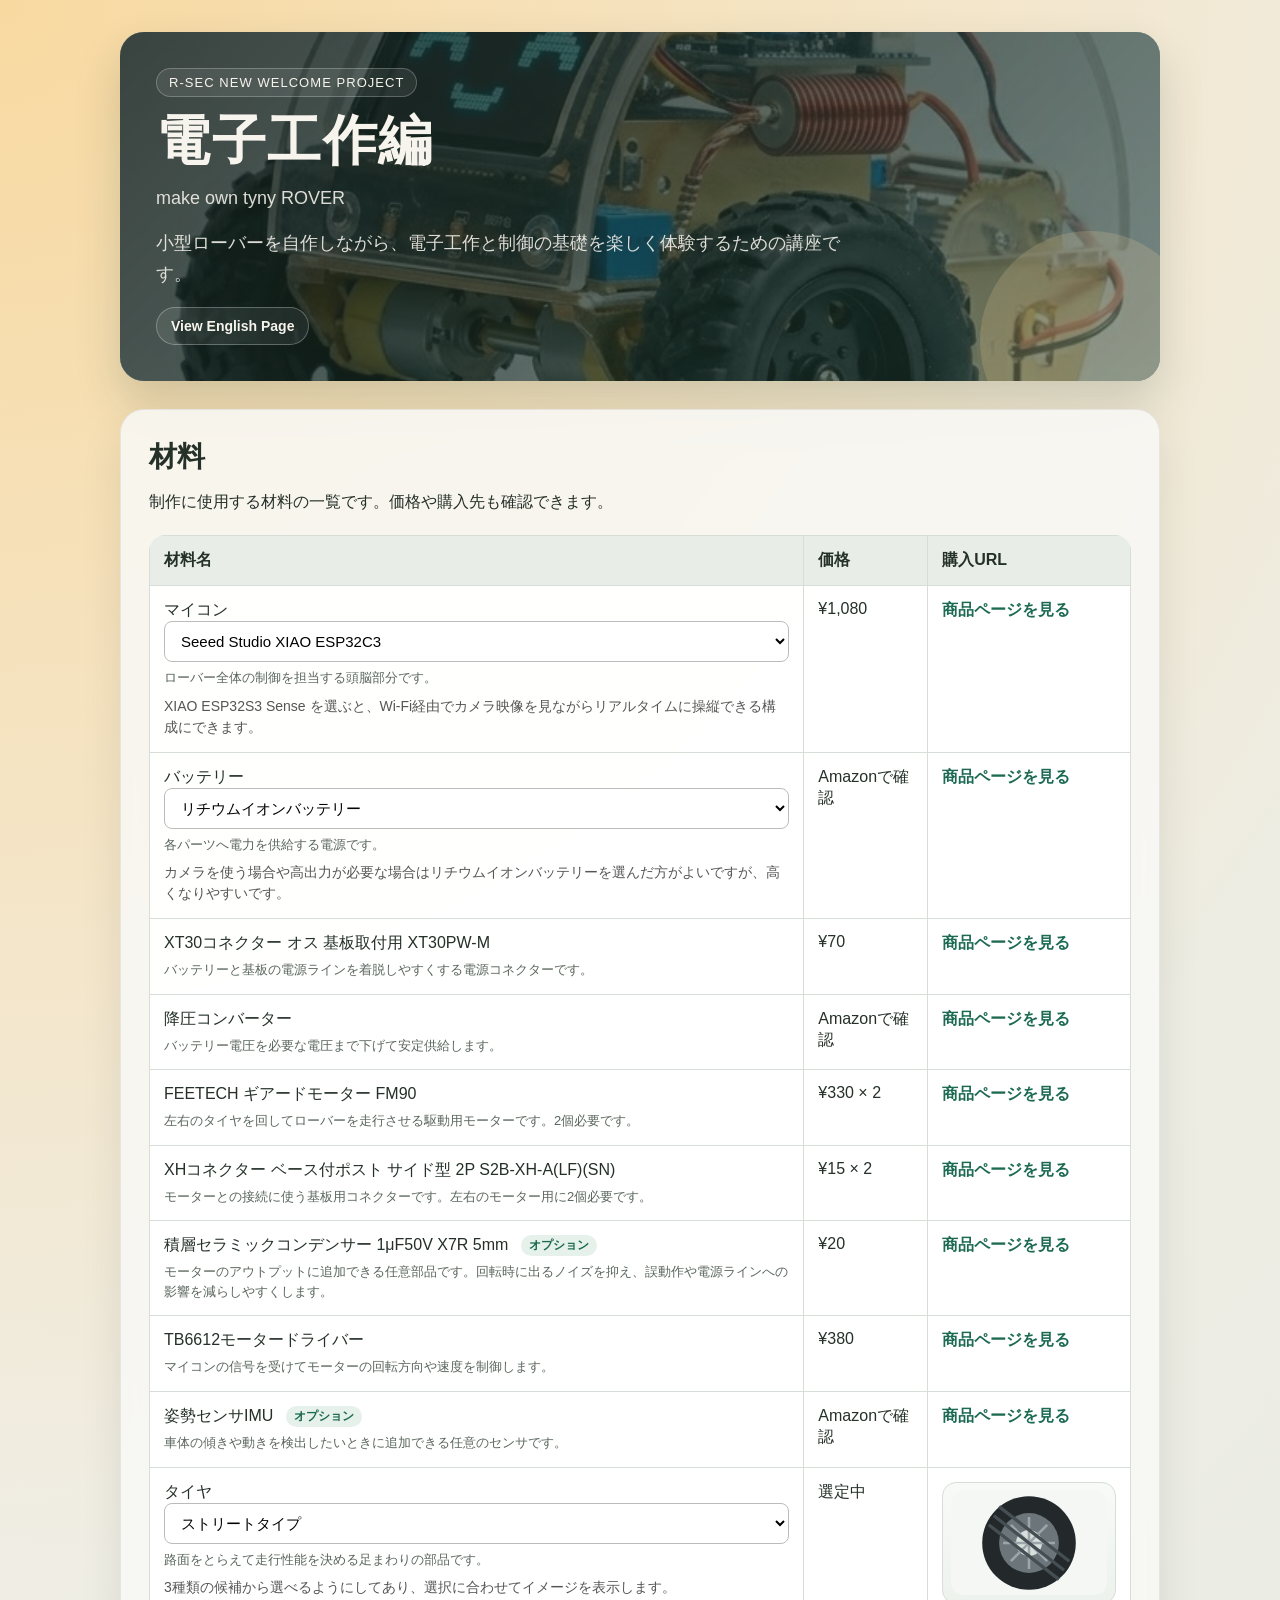
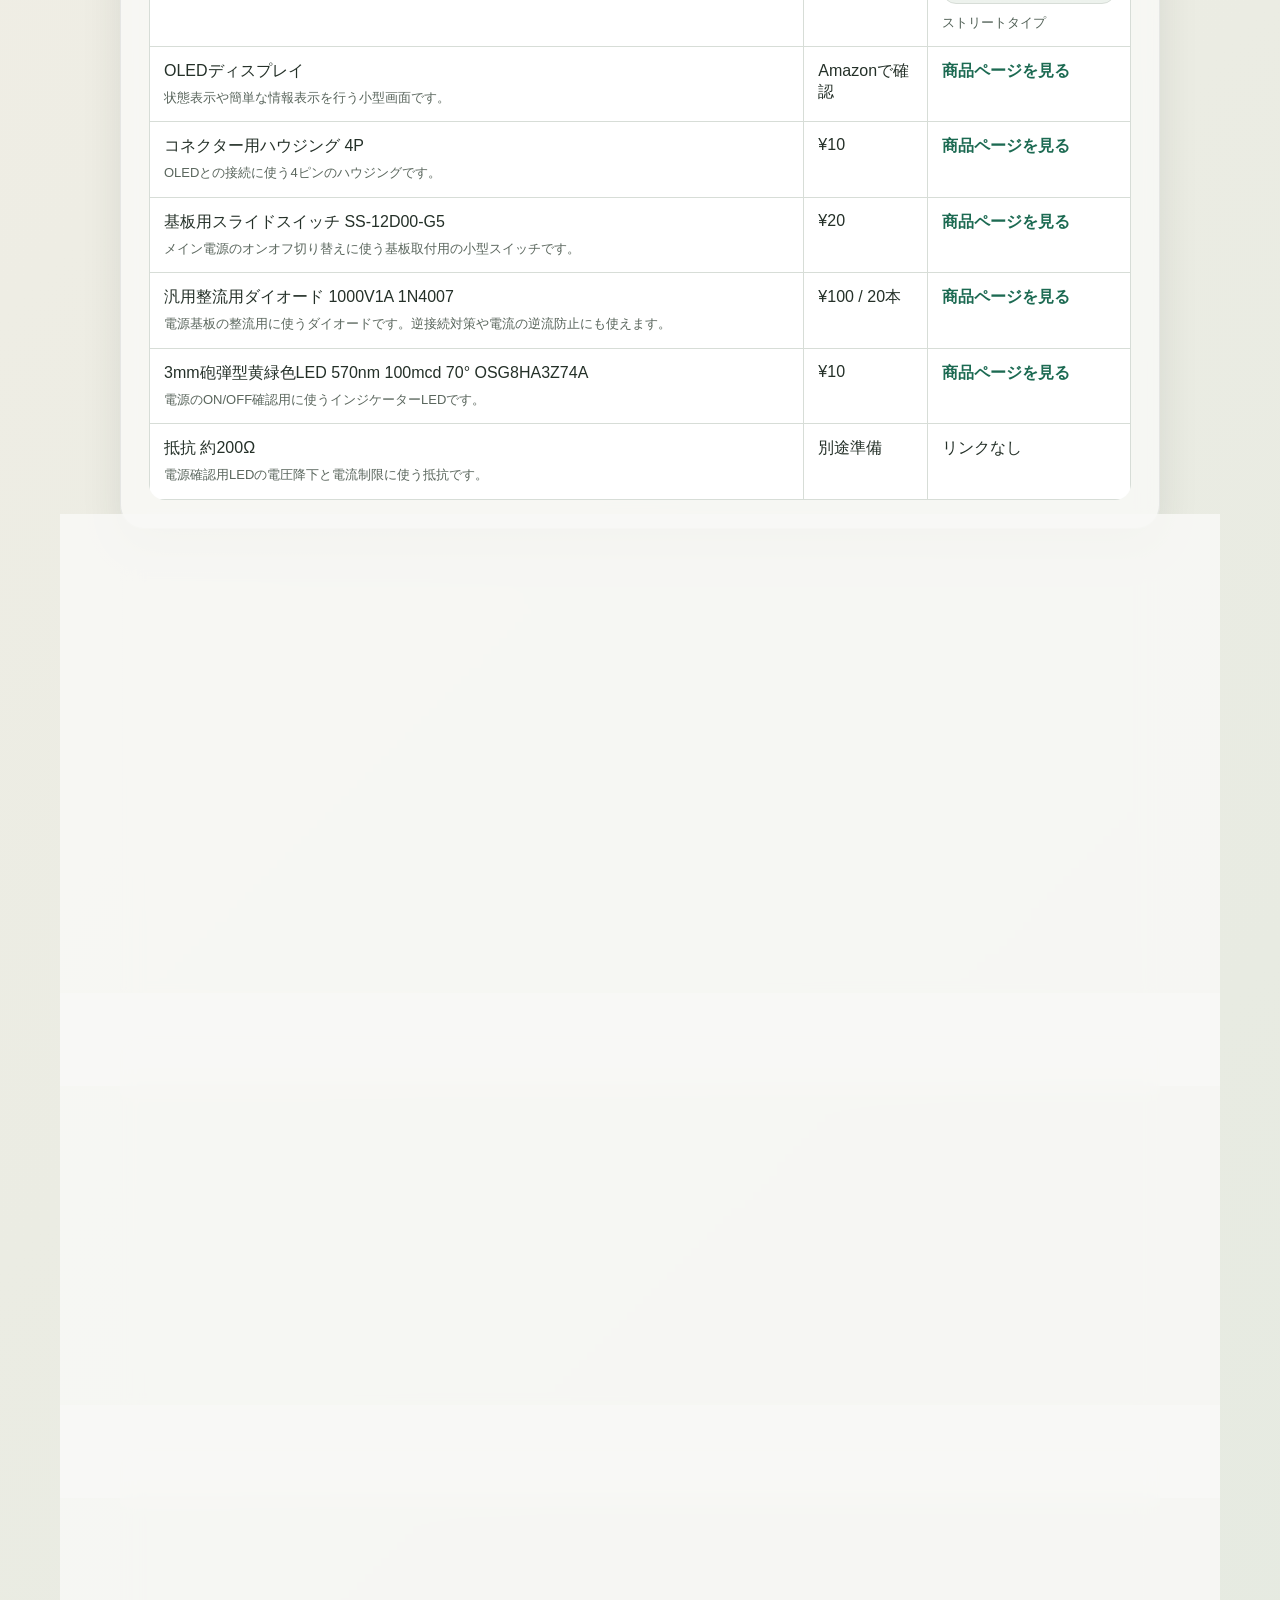
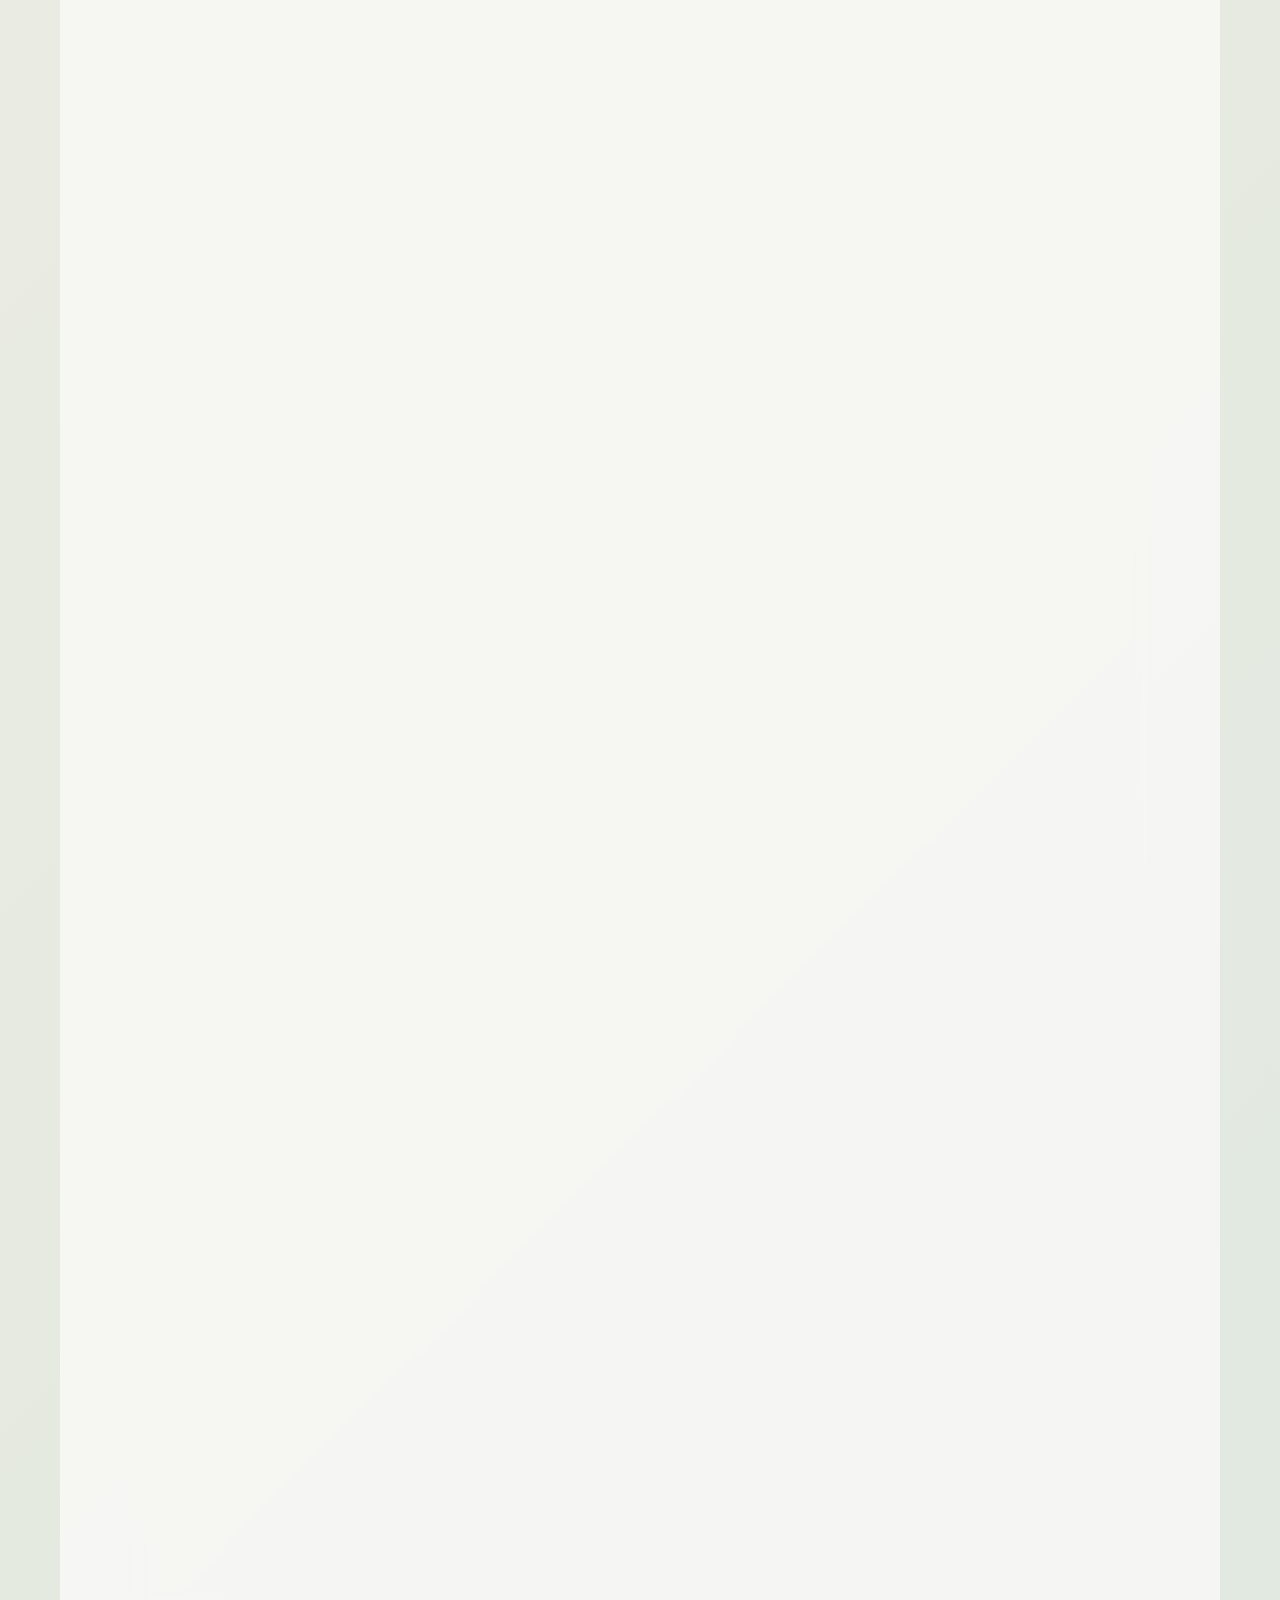
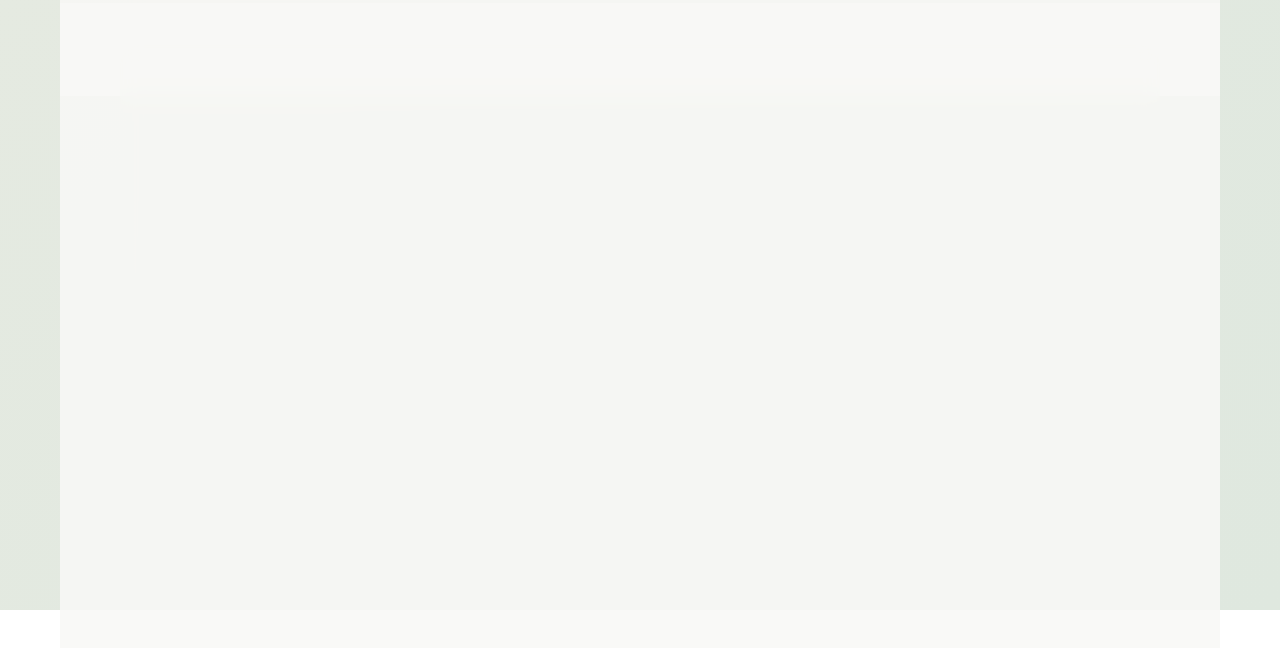
<file: index.html>
<!DOCTYPE html>
<html lang="ja">
<head>
  <meta charset="UTF-8">
  <meta name="viewport" content="width=device-width, initial-scale=1.0">
  <title>材料一覧ページ</title>
  <style>
    body {
      margin: 0;
      padding: 32px;
      font-family: "Segoe UI", sans-serif;
      background:
        radial-gradient(circle at top left, #f8d9a0 0%, transparent 28%),
        linear-gradient(135deg, #f4efe6 0%, #dfe8df 100%);
      color: #243028;
      min-height: 100vh;
    }

    .page-shell {
      max-width: 1040px;
      margin: 0 auto;
    }

    .hero {
      margin-bottom: 28px;
      padding: 36px;
      border-radius: 24px;
      background: #1f3d30;
      color: #f7f4ee;
      box-shadow: 0 22px 45px rgba(31, 61, 48, 0.18);
      position: relative;
      overflow: hidden;
    }

    .hero::before {
      content: "";
      position: absolute;
      inset: 0;
      background:
        linear-gradient(135deg, rgba(17, 29, 24, 0.82), rgba(33, 62, 50, 0.58)),
        url("minirover.jpg") center center / cover no-repeat;
      transform: scale(1.03);
    }

    .hero::after {
      content: "";
      position: absolute;
      inset: auto -40px -70px auto;
      width: 220px;
      height: 220px;
      border-radius: 50%;
      background: rgba(248, 217, 160, 0.18);
    }

    .hero > * {
      position: relative;
      z-index: 1;
    }

    .hero-kicker {
      display: inline-block;
      margin-bottom: 14px;
      padding: 6px 12px;
      border: 1px solid rgba(255, 255, 255, 0.24);
      border-radius: 999px;
      font-size: 13px;
      letter-spacing: 0.08em;
      text-transform: uppercase;
      background: rgba(255, 255, 255, 0.08);
    }

    .hero h1 {
      margin: 0;
      font-size: clamp(34px, 5vw, 54px);
      line-height: 1.08;
      letter-spacing: 0.03em;
    }

    .language-link {
      display: inline-flex;
      align-items: center;
      margin-top: 18px;
      padding: 10px 14px;
      border: 1px solid rgba(255, 255, 255, 0.28);
      border-radius: 999px;
      color: #f7f4ee;
      text-decoration: none;
      font-size: 14px;
      font-weight: 700;
      background: rgba(255, 255, 255, 0.08);
      transition: background-color 0.2s ease;
    }

    .language-link:hover {
      background: rgba(255, 255, 255, 0.16);
    }

    .hero p {
      margin: 14px 0 0;
      max-width: 700px;
      font-size: 18px;
      line-height: 1.7;
      color: rgba(247, 244, 238, 0.88);
    }

    #materials {
      margin: 0;
      padding: 28px;
      background: rgba(249, 249, 246, 0.86);
      border: 1px solid rgba(36, 48, 40, 0.08);
      border-radius: 24px;
      box-shadow: 0 18px 40px rgba(36, 48, 40, 0.1);
      backdrop-filter: blur(10px);
    }

    .content-card {
      margin-top: 28px;
      padding: 28px;
      background: rgba(249, 249, 246, 0.86);
      border: 1px solid rgba(36, 48, 40, 0.08);
      border-radius: 24px;
      box-shadow: 0 18px 40px rgba(36, 48, 40, 0.1);
      backdrop-filter: blur(10px);
    }

    #materials h2 {
      margin: 0 0 10px;
      font-size: 28px;
    }

    .content-card h2 {
      margin: 0 0 10px;
      font-size: 28px;
    }

    .design-selector {
      margin-top: 22px;
      display: grid;
      gap: 16px;
    }

    .design-selector label {
      font-weight: 700;
      color: #1f3d30;
    }

    .design-selector select {
      width: 100%;
      padding: 12px 14px;
      border: 1px solid #bcc8bf;
      border-radius: 12px;
      background: rgba(255, 255, 255, 0.92);
      font-size: 15px;
      box-sizing: border-box;
    }

    .design-preview {
      display: grid;
      gap: 12px;
      padding: 18px;
      border: 1px solid #d7ddd7;
      border-radius: 18px;
      background: rgba(255, 255, 255, 0.82);
    }

    .design-preview h3 {
      margin: 0;
      font-size: 22px;
      color: #1f3d30;
    }

    .design-preview p {
      margin: 0;
      line-height: 1.7;
    }

    .design-meta {
      display: grid;
      gap: 8px;
      grid-template-columns: repeat(auto-fit, minmax(180px, 1fr));
    }

    .design-meta-item {
      padding: 12px 14px;
      border-radius: 14px;
      background: #edf3ee;
    }

    .design-meta-label {
      display: block;
      margin-bottom: 4px;
      font-size: 12px;
      font-weight: 700;
      letter-spacing: 0.06em;
      text-transform: uppercase;
      color: #5a665d;
    }

    .steps-list {
      margin: 22px 0 0;
      padding-left: 24px;
    }

    .steps-list li {
      margin-bottom: 18px;
      line-height: 1.7;
    }

    .step-title {
      display: block;
      margin-bottom: 4px;
      font-weight: 700;
      color: #1f3d30;
    }

    .coding-block {
      margin-top: 22px;
      padding: 18px;
      border: 1px solid #d7ddd7;
      border-radius: 18px;
      background: rgba(255, 255, 255, 0.78);
    }

    .coding-block h3 {
      margin: 0 0 8px;
      font-size: 20px;
      color: #1f3d30;
    }

    .coding-block p {
      margin: 0 0 12px;
      line-height: 1.7;
    }

    .coding-block pre {
      margin: 0;
      padding: 16px;
      overflow-x: auto;
      border-radius: 14px;
      background: #1f2421;
      color: #f4f6f2;
      font-size: 14px;
      line-height: 1.6;
    }

    .coding-block code {
      font-family: Consolas, "Courier New", monospace;
    }

    .setup-panel {
      padding: 18px;
      border: 1px solid #d7ddd7;
      border-radius: 18px;
      background: rgba(255, 255, 255, 0.82);
    }

    .setup-panel h3 {
      margin: 0 0 8px;
      font-size: 20px;
      color: #1f3d30;
    }

    .setup-panel p {
      margin: 0;
      line-height: 1.7;
    }

    .support-form {
      margin-top: 22px;
      display: grid;
      gap: 16px;
    }

    .form-row {
      display: grid;
      gap: 8px;
    }

    .form-row label {
      font-weight: 700;
      color: #1f3d30;
    }

    .support-form input,
    .support-form textarea {
      width: 100%;
      padding: 12px 14px;
      border: 1px solid #bcc8bf;
      border-radius: 12px;
      background: rgba(255, 255, 255, 0.92);
      font-size: 15px;
      box-sizing: border-box;
    }

    .support-form textarea {
      min-height: 140px;
      resize: vertical;
      line-height: 1.6;
    }

    .form-note {
      margin: 0;
      font-size: 13px;
      line-height: 1.5;
      color: #5a665d;
    }

    .support-submit {
      justify-self: start;
      padding: 12px 18px;
      border: none;
      border-radius: 999px;
      background: #1c6a52;
      color: #f6f7f3;
      font-size: 15px;
      font-weight: 700;
      cursor: pointer;
    }

    .support-submit:disabled {
      background: #9db1a7;
      cursor: not-allowed;
    }

    .support-status {
      margin: 0;
      font-size: 14px;
      color: #1c6a52;
    }

    #materials table {
      width: 100%;
      margin-top: 22px;
      border-collapse: collapse;
      background: rgba(255, 255, 255, 0.9);
      overflow: hidden;
      border-radius: 16px;
    }

    #materials th,
    #materials td {
      border: 1px solid #d7ddd7;
      padding: 14px;
      text-align: left;
      vertical-align: top;
    }

    #materials th {
      background-color: #e8eee7;
    }

    #materials a {
      color: #1c6a52;
      text-decoration: none;
      font-weight: 600;
    }

    #materials a:hover {
      text-decoration: underline;
    }

    #materials select {
      width: 100%;
      padding: 10px 12px;
      font-size: 15px;
      border: 1px solid #bbb;
      border-radius: 8px;
      background-color: #fff;
    }

    .microcontroller-note {
      margin: 8px 0 0;
      font-size: 14px;
      line-height: 1.5;
      color: #555;
    }

    .part-role {
      margin: 6px 0 0;
      font-size: 13px;
      line-height: 1.5;
      color: #5a665d;
    }

    .optional-badge {
      display: inline-block;
      margin-left: 8px;
      padding: 2px 8px;
      border-radius: 999px;
      background: #e6f1eb;
      color: #1c6a52;
      font-size: 12px;
      font-weight: 700;
      vertical-align: middle;
    }

    .tire-preview-wrap {
      display: grid;
      gap: 10px;
    }

    .tire-note {
      margin: 8px 0 0;
      font-size: 14px;
      line-height: 1.5;
      color: #555;
    }

    .tire-preview {
      width: 100%;
      max-width: 220px;
      border: 1px solid #d7ddd7;
      border-radius: 14px;
      background: linear-gradient(180deg, #f8faf8 0%, #edf2ed 100%);
      padding: 8px;
      box-sizing: border-box;
    }

    .tire-caption {
      margin: 0;
      font-size: 13px;
      color: #516056;
    }

    @media (max-width: 720px) {
      body {
        padding: 18px;
      }

      .hero,
      #materials {
        padding: 22px;
      }

      .hero p {
        font-size: 16px;
      }

      #materials table,
      #materials thead,
      #materials tbody,
      #materials tr,
      #materials th,
      #materials td {
        display: block;
      }

      #materials thead {
        display: none;
      }

      #materials tr {
        margin-bottom: 14px;
        border: 1px solid #d7ddd7;
        border-radius: 14px;
        overflow: hidden;
      }

      #materials td {
        border: none;
        border-bottom: 1px solid #d7ddd7;
      }

      #materials td:last-child {
        border-bottom: none;
      }
    }
  </style>
</head>
<body>
  <div class="page-shell">
    <header class="hero">
      <span class="hero-kicker">R-sec  new welcome Project</span>
      <h1>電子工作編</h1>
      <p>make own tyny ROVER</p>
      <p>小型ローバーを自作しながら、電子工作と制御の基礎を楽しく体験するための講座です。</p>
      <a class="language-link" href="index_en.html">View English Page</a>
    </header>

    <section id="materials">
      <h2>材料</h2>
      <p>制作に使用する材料の一覧です。価格や購入先も確認できます。</p>

      <table>
        <thead>
          <tr>
            <th>材料名</th>
            <th>価格</th>
            <th>購入URL</th>
          </tr>
        </thead>
        <tbody>
          <tr>
            <td>
              <label for="microcontroller">マイコン</label><br>
              <select id="microcontroller" name="microcontroller">
                <option value="xiao-esp32c3" data-price="¥1,080" data-url="https://akizukidenshi.com/catalog/g/g117454/">Seeed Studio XIAO ESP32C3</option>
                <option value="xiao-esp32s3" data-price="¥1,480" data-url="https://akizukidenshi.com/catalog/g/g118078/">Seeed Studio XIAO ESP32S3</option>
                <option value="xiao-esp32s3-sense" data-price="¥2,660" data-url="https://akizukidenshi.com/catalog/g/g118079/">Seeed Studio XIAO ESP32S3 Sense</option>
              </select>
              <p class="part-role">ローバー全体の制御を担当する頭脳部分です。</p>
              <p class="microcontroller-note">XIAO ESP32S3 Sense を選ぶと、Wi-Fi経由でカメラ映像を見ながらリアルタイムに操縦できる構成にできます。</p>
            </td>
            <td id="microcontroller-price">¥1,080</td>
            <td><a id="microcontroller-link" href="https://akizukidenshi.com/catalog/g/g117454/" target="_blank">商品ページを見る</a></td>
          </tr>
          <tr>
            <td>
              <label for="battery-select">バッテリー</label><br>
              <select id="battery-select" name="battery-select">
                <option value="lithium" data-price="Amazonで確認" data-url="https://www.amazon.co.jp/s?k=%E3%83%AA%E3%83%81%E3%82%A6%E3%83%A0%E3%82%A4%E3%82%AA%E3%83%B3+%E3%83%90%E3%83%83%E3%83%86%E3%83%AA%E3%83%BC">リチウムイオンバッテリー</option>
                <option value="9v" data-price="Amazonで確認" data-url="https://www.amazon.co.jp/s?k=9v+%E4%B9%BE%E9%9B%BB%E6%B1%A0">9V乾電池</option>
              </select>
              <p class="part-role">各パーツへ電力を供給する電源です。</p>
              <p class="microcontroller-note" id="battery-note">カメラを使う場合や高出力が必要な場合はリチウムイオンバッテリーを選んだ方がよいですが、高くなりやすいです。</p>
            </td>
            <td id="battery-price">Amazonで確認</td>
            <td><a id="battery-link" href="https://www.amazon.co.jp/s?k=%E3%83%AA%E3%83%81%E3%82%A6%E3%83%A0%E3%82%A4%E3%82%AA%E3%83%B3+%E3%83%90%E3%83%83%E3%83%86%E3%83%AA%E3%83%BC" target="_blank">商品ページを見る</a></td>
          </tr>
          <tr>
            <td>
              XT30コネクター オス 基板取付用 XT30PW-M
              <p class="part-role">バッテリーと基板の電源ラインを着脱しやすくする電源コネクターです。</p>
            </td>
            <td>¥70</td>
            <td><a href="https://akizukidenshi.com/catalog/g/g117949/" target="_blank">商品ページを見る</a></td>
          </tr>
          <tr>
            <td>
              降圧コンバーター
              <p class="part-role">バッテリー電圧を必要な電圧まで下げて安定供給します。</p>
            </td>
            <td>Amazonで確認</td>
            <td><a href="https://www.amazon.co.jp/DROK-%E9%99%8D%E5%9C%A7%E3%82%B3%E3%83%B3%E3%83%90%E3%83%BC%E3%82%BF%E3%83%BC-%E3%83%9F%E3%83%8B%E9%9B%BB%E5%9C%A7%E3%83%AC%E3%82%AE%E3%83%A5%E3%83%AC%E3%83%BC%E3%82%BF%E3%83%BC%E3%83%9C%E3%83%BC%E3%83%89-%E5%9B%BA%E5%AE%9A%E3%81%A8%E8%AA%BF%E6%95%B4%E5%8F%AF%E8%83%BD%E5%87%BA%E5%8A%9B%E9%9B%BB%E5%9C%A7%E5%A4%89%E5%9C%A7%E5%99%A8-%E9%9B%BB%E6%BA%90%E3%82%B9%E3%82%BF%E3%83%93%E3%83%A9%E3%82%A4%E3%82%B6%E3%83%BC%E3%83%A2%E3%82%B8%E3%83%A5%E3%83%BC%E3%83%AB/dp/B0BB6RL227/ref=sr_1_8?__mk_ja_JP=%E3%82%AB%E3%82%BF%E3%82%AB%E3%83%8A&crid=12CP7LO6PXJKW&dib=eyJ2IjoiMSJ9.[base64].EfdV6uO74gF5L-LqzYN_V059UjIrQDve90Qn5zb22rI&dib_tag=se&keywords=5V%2B%E3%82%B3%E3%83%B3%E3%83%90%E3%83%BC%E3%82%BF%E3%83%BC&qid=1774194060&s=electronics&sprefix=5v%2B%E3%82%B3%E3%83%B3%E3%83%90%E3%83%BC%E3%82%BF%E3%83%BC%2Celectronics%2C192&sr=1-8&ufe=app_do%3Aamzn1.fos.d8e7ee72-073f-4b97-8ec0-59c18d6dfebe&th=1" target="_blank">商品ページを見る</a></td>
          </tr>
          <tr>
            <td>
              FEETECH ギアードモーター FM90
              <p class="part-role">左右のタイヤを回してローバーを走行させる駆動用モーターです。2個必要です。</p>
            </td>
            <td>¥330 × 2</td>
            <td><a href="https://akizukidenshi.com/catalog/g/g114801/" target="_blank">商品ページを見る</a></td>
          </tr>
          <tr>
            <td>
              XHコネクター ベース付ポスト サイド型 2P S2B-XH-A(LF)(SN)
              <p class="part-role">モーターとの接続に使う基板用コネクターです。左右のモーター用に2個必要です。</p>
            </td>
            <td>¥15 × 2</td>
            <td><a href="https://akizukidenshi.com/catalog/g/g112262/" target="_blank">商品ページを見る</a></td>
          </tr>
          <tr>
            <td>
              積層セラミックコンデンサー 1μF50V X7R 5mm <span class="optional-badge">オプション</span>
              <p class="part-role">モーターのアウトプットに追加できる任意部品です。回転時に出るノイズを抑え、誤動作や電源ラインへの影響を減らしやすくします。</p>
            </td>
            <td>¥20</td>
            <td><a href="https://akizukidenshi.com/catalog/g/g108150/" target="_blank">商品ページを見る</a></td>
          </tr>
          <tr>
            <td>
              TB6612モータードライバー
              <p class="part-role">マイコンの信号を受けてモーターの回転方向や速度を制御します。</p>
            </td>
            <td>¥380</td>
            <td><a href="https://akizukidenshi.com/catalog/g/g116947/" target="_blank">商品ページを見る</a></td>
          </tr>
          <tr>
            <td>
              姿勢センサIMU <span class="optional-badge">オプション</span>
              <p class="part-role">車体の傾きや動きを検出したいときに追加できる任意のセンサです。</p>
            </td>
            <td>Amazonで確認</td>
            <td><a href="https://www.amazon.co.jp/ps61003-MPU-6050-%E4%BD%BF%E7%94%A8-%EF%BC%93%E8%BB%B8%E3%82%B8%E3%83%A3%E3%82%A4%E3%83%AD%E3%82%B9%E3%82%B3%E3%83%BC%E3%83%97%E3%83%BB%EF%BC%93%E8%BB%B8%E5%8A%A0%E9%80%9F%E5%BA%A6%E3%82%BB%E3%83%B3%E3%82%B5%E3%83%BC-%E3%83%A2%E3%82%B8%E3%83%A5%E3%83%BC%E3%83%AB/dp/B008BOPN40/ref=sr_1_6?dib=eyJ2IjoiMSJ9.[base64].jnXN91fDz8Im5RFf-tqaqUs8SK47sNe9CrBrO1na3AE&dib_tag=se&keywords=MPU9250&qid=1774196724&sr=8-6&ufe=app_do%3Aamzn1.fos.d8e7ee72-073f-4b97-8ec0-59c18d6dfebe" target="_blank">商品ページを見る</a></td>
          </tr>
          <tr>
            <td>
              <label for="tire-select">タイヤ</label><br>
              <select id="tire-select" name="tire-select">
                <option value="street" data-price="選定中">ストリートタイプ</option>
                <option value="block" data-price="選定中">ブロックタイヤ</option>
                <option value="slick" data-price="選定中">スリックタイヤ</option>
              </select>
              <p class="part-role">路面をとらえて走行性能を決める足まわりの部品です。</p>
              <p class="tire-note">3種類の候補から選べるようにしてあり、選択に合わせてイメージを表示します。</p>
            </td>
            <td id="tire-price">選定中</td>
            <td>
              <div class="tire-preview-wrap">
                <img id="tire-preview" class="tire-preview" alt="ストリートタイプのタイヤ画像">
                <p id="tire-caption" class="tire-caption">ストリートタイプ</p>
              </div>
            </td>
          </tr>
          <tr>
            <td>
              OLEDディスプレイ
              <p class="part-role">状態表示や簡単な情報表示を行う小型画面です。</p>
            </td>
            <td>Amazonで確認</td>
            <td><a href="https://www.amazon.co.jp/YUWENW-OLED%E3%83%87%E3%82%A3%E3%82%B9%E3%83%97%E3%83%AC%E3%82%A4-0-96%E3%82%A4%E3%83%B3%E3%83%81-OLED%E3%83%A2%E3%82%B8%E3%83%A5%E3%83%BC%E3%83%AB-Arduino%E3%81%AB%E5%AF%BE%E5%BF%9C/dp/B0DJ7B8P48/ref=sr_1_1_sspa?dib=eyJ2IjoiMSJ9.[base64].jibN0opIddprUIzjujLC0W5rNTNKnsfkjYgTXEVtScI&dib_tag=se&keywords=OLED&qid=1774194203&sr=8-1-spons&ufe=app_do%3Aamzn1.fos.d8e7ee72-073f-4b97-8ec0-59c18d6dfebe&sp_csd=d2lkZ2V0TmFtZT1zcF9hdGY&th=1" target="_blank">商品ページを見る</a></td>
          </tr>
          <tr>
            <td>
              コネクター用ハウジング 4P
              <p class="part-role">OLEDとの接続に使う4ピンのハウジングです。</p>
            </td>
            <td>¥10</td>
            <td><a href="https://akizukidenshi.com/catalog/g/g112153/" target="_blank">商品ページを見る</a></td>
          </tr>
          <tr>
            <td>
              基板用スライドスイッチ SS-12D00-G5
              <p class="part-role">メイン電源のオンオフ切り替えに使う基板取付用の小型スイッチです。</p>
            </td>
            <td>¥20</td>
            <td><a href="https://akizukidenshi.com/catalog/g/g108790/" target="_blank">商品ページを見る</a></td>
          </tr>
          <tr>
            <td>
              汎用整流用ダイオード 1000V1A 1N4007
              <p class="part-role">電源基板の整流用に使うダイオードです。逆接続対策や電流の逆流防止にも使えます。</p>
            </td>
            <td>¥100 / 20本</td>
            <td><a href="https://akizukidenshi.com/catalog/g/g100934/" target="_blank">商品ページを見る</a></td>
          </tr>
          <tr>
            <td>
              3mm砲弾型黄緑色LED 570nm 100mcd 70° OSG8HA3Z74A
              <p class="part-role">電源のON/OFF確認用に使うインジケーターLEDです。</p>
            </td>
            <td>¥10</td>
            <td><a href="https://akizukidenshi.com/catalog/g/g111637/" target="_blank">商品ページを見る</a></td>
          </tr>
          <tr>
            <td>
              抵抗 約200Ω
              <p class="part-role">電源確認用LEDの電圧降下と電流制限に使う抵抗です。</p>
            </td>
            <td>別途準備</td>
            <td>リンクなし</td>
          </tr>
        </tbody>
      </table>
    </section>

    <section class="content-card" id="design">
      <h2>設計</h2>
      <p>材料選びに加えて、どんなローバーにしたいかを設計段階で選べるようにしてあります。</p>

      <div class="design-selector">
        <div class="form-row">
          <label for="design-select">設計プラン</label>
          <select id="design-select" name="design-select">
            <option value="balanced">バランス重視</option>
            <option value="speed">スピード重視</option>
            <option value="camera">観察・カメラ重視</option>
          </select>
        </div>

        <div class="design-preview">
          <h3 id="design-title">バランス重視</h3>
          <p id="design-description">初めて作るときに扱いやすい標準設計です。走行・制御・拡張のしやすさを均等に確保します。</p>
          <div class="design-meta">
            <div class="design-meta-item">
              <span class="design-meta-label">おすすめタイヤ</span>
              <span id="design-tire">ストリートタイプ</span>
            </div>
            <div class="design-meta-item">
              <span class="design-meta-label">重視ポイント</span>
              <span id="design-focus">安定した走行と調整のしやすさ</span>
            </div>
            <div class="design-meta-item">
              <span class="design-meta-label">メモ</span>
              <span id="design-note">車体中央にバッテリーを置くとバランスが取りやすいです。</span>
            </div>
          </div>
        </div>
      </div>
    </section>

    <section class="content-card" id="assembly">
      <h2>組み立て方</h2>
      <p>このセクションはあとから自由に編集できます。各手順の説明文を書き換えて使ってください。</p>
      <ol class="steps-list">
        <li>
          <span class="step-title">手順1</span>
          ここに手順1の説明を書いてください。
        </li>
        <li>
          <span class="step-title">手順2</span>
          ここに手順2の説明を書いてください。
        </li>
        <li>
          <span class="step-title">手順3</span>
          ここに手順3の説明を書いてください。
        </li>
      </ol>
    </section>

    <section class="content-card" id="coding">
      <h2>開発環境セットアップ</h2>
      <p>開発環境は3パターンから選べるようにしてあり、選択した環境の説明枠だけが表示されます。</p>

      <div class="design-selector">
        <div class="form-row">
          <label for="environment-select">開発環境</label>
          <select id="environment-select" name="environment-select">
            <option value="platformio">PlatformIO（推奨）</option>
            <option value="arduino">Arduino IDE</option>
            <option value="micropython">MicroPython</option>
          </select>
        </div>

        <div class="setup-panel">
          <h3 id="environment-title">PlatformIO（推奨）</h3>
          <p id="environment-description">セットアップ説明文は未記入です。</p>
        </div>
      </div>

      <h2>コーディング</h2>
      <p>説明文とコードを交互に並べられるようにしてあります。内容はあとから自由に編集してください。</p>

      <div class="coding-block">
        <h3>IMUテストコード</h3>
        <p>MPU6050 を I2C で初期化し、加速度と角速度の6軸データをシリアルモニタへ出力する確認用コードです。</p>
        <pre><code>#include &lt;Arduino.h&gt;
#include &lt;Wire.h&gt;
#include &lt;MPU6050.h&gt;

MPU6050 accelgyro;

int16_t ax, ay, az; // 加速度
int16_t gx, gy, gz; // 角速度

void setup() {
  Wire.begin();
  Serial.begin(115200);
  accelgyro.initialize(); // I2Cデバイスの初期化
  delay(300);
}

void loop() {
  accelgyro.getMotion6(&amp;ax, &amp;ay, &amp;az, &amp;gx, &amp;gy, &amp;gz);
  Serial.print(ax); Serial.print(", ");
  Serial.print(ay); Serial.print(", ");
  Serial.print(az); Serial.print(" : ");
  Serial.print(gx); Serial.print(", ");
  Serial.print(gy); Serial.print(", ");
  Serial.print(gz); Serial.println("");
  delay(100);
}</code></pre>
      </div>

      <div class="coding-block">
        <h3>コード2の説明</h3>
        <p>ここに2つ目のコードについての説明を書いてください。</p>
        <pre><code>// ここに2つ目のコードを書いてください
void setup() {
}

void loop() {
}</code></pre>
      </div>

      <div class="coding-block">
        <h3>コード3の説明</h3>
        <p>ここに3つ目のコードについての説明を書いてください。</p>
        <pre><code>// ここに3つ目のコードを書いてください
void setup() {
}

        void loop() {
}</code></pre>
      </div>
    </section>

    <section class="content-card" id="support">
      <h2>サポートフォーム</h2>
      <p>質問や相談を送るためのフォームです。講座登録番号を入力しないと質問できないようにしてあります。</p>

      <form class="support-form" id="support-form">
        <div class="form-row">
          <label for="registration-number">講座登録番号</label>
          <input id="registration-number" name="registration-number" type="text" placeholder="例: RSEC-2026-001" required>
          <p class="form-note">講座登録番号の入力が必須です。未入力の場合は質問を送信できません。</p>
        </div>

        <div class="form-row">
          <label for="support-question">質問内容</label>
          <textarea id="support-question" name="support-question" placeholder="ここに質問内容を書いてください。" required></textarea>
        </div>

        <button class="support-submit" id="support-submit" type="submit" disabled>質問を送信</button>
        <p class="support-status" id="support-status">講座登録番号を入力すると送信できるようになります。</p>
      </form>
    </section>
  </div>

  <script>
    const microcontrollerSelect = document.getElementById("microcontroller");
    const microcontrollerPrice = document.getElementById("microcontroller-price");
    const microcontrollerLink = document.getElementById("microcontroller-link");
    const batterySelect = document.getElementById("battery-select");
    const batteryPrice = document.getElementById("battery-price");
    const batteryLink = document.getElementById("battery-link");
    const batteryNote = document.getElementById("battery-note");
    const tireSelect = document.getElementById("tire-select");
    const tirePrice = document.getElementById("tire-price");
    const tirePreview = document.getElementById("tire-preview");
    const tireCaption = document.getElementById("tire-caption");
    const designSelect = document.getElementById("design-select");
    const designTitle = document.getElementById("design-title");
    const designDescription = document.getElementById("design-description");
    const designTire = document.getElementById("design-tire");
    const designFocus = document.getElementById("design-focus");
    const designNote = document.getElementById("design-note");
    const environmentSelect = document.getElementById("environment-select");
    const environmentTitle = document.getElementById("environment-title");
    const environmentDescription = document.getElementById("environment-description");
    const registrationNumberInput = document.getElementById("registration-number");
    const supportForm = document.getElementById("support-form");
    const supportSubmit = document.getElementById("support-submit");
    const supportStatus = document.getElementById("support-status");

    const tireImages = {
      street: "data:image/svg+xml;utf8,<svg xmlns='http://www.w3.org/2000/svg' viewBox='0 0 240 160'><rect width='240' height='160' rx='20' fill='%23f4f7f4'/><ellipse cx='120' cy='80' rx='72' ry='72' fill='%2323282b'/><ellipse cx='120' cy='80' rx='46' ry='46' fill='%236c767a'/><ellipse cx='120' cy='80' rx='20' ry='20' fill='%23d8dfdc'/><g stroke='%239ba5aa' stroke-width='4'><line x1='120' y1='40' x2='120' y2='120'/><line x1='80' y1='80' x2='160' y2='80'/><line x1='92' y1='52' x2='148' y2='108'/><line x1='148' y1='52' x2='92' y2='108'/></g><g stroke='%23454e52' stroke-width='5'><line x1='66' y1='38' x2='174' y2='122'/><line x1='58' y1='52' x2='166' y2='136'/><line x1='74' y1='24' x2='182' y2='108'/></g></svg>",
      block: "data:image/svg+xml;utf8,<svg xmlns='http://www.w3.org/2000/svg' viewBox='0 0 240 160'><rect width='240' height='160' rx='20' fill='%23f4f7f4'/><ellipse cx='120' cy='80' rx='72' ry='72' fill='%2323282b'/><ellipse cx='120' cy='80' rx='44' ry='44' fill='%23626d72'/><ellipse cx='120' cy='80' rx='18' ry='18' fill='%23d8dfdc'/><g fill='%23464f53'><rect x='52' y='24' width='20' height='18' rx='4'/><rect x='86' y='12' width='20' height='18' rx='4'/><rect x='120' y='8' width='20' height='18' rx='4'/><rect x='154' y='12' width='20' height='18' rx='4'/><rect x='174' y='34' width='18' height='20' rx='4'/><rect x='182' y='68' width='18' height='20' rx='4'/><rect x='174' y='102' width='18' height='20' rx='4'/><rect x='154' y='124' width='20' height='18' rx='4'/><rect x='120' y='134' width='20' height='18' rx='4'/><rect x='86' y='124' width='20' height='18' rx='4'/><rect x='52' y='102' width='18' height='20' rx='4'/><rect x='40' y='68' width='18' height='20' rx='4'/><rect x='52' y='34' width='18' height='20' rx='4'/></g></svg>",
      slick: "data:image/svg+xml;utf8,<svg xmlns='http://www.w3.org/2000/svg' viewBox='0 0 240 160'><rect width='240' height='160' rx='20' fill='%23f4f7f4'/><ellipse cx='120' cy='80' rx='72' ry='72' fill='%231f2326'/><ellipse cx='120' cy='80' rx='48' ry='48' fill='%23687175'/><ellipse cx='120' cy='80' rx='22' ry='22' fill='%23dbe1de'/><g stroke='%239aa3a7' stroke-width='4'><line x1='120' y1='34' x2='120' y2='126'/><line x1='74' y1='80' x2='166' y2='80'/><line x1='89' y1='49' x2='151' y2='111'/><line x1='151' y1='49' x2='89' y2='111'/></g><circle cx='120' cy='80' r='65' fill='none' stroke='%23343b3f' stroke-width='4'/></svg>"
    };

    const designOptions = {
      balanced: {
        title: "バランス重視",
        description: "初めて作るときに扱いやすい標準設計です。走行・制御・拡張のしやすさを均等に確保します。",
        tire: "ストリートタイプ",
        focus: "安定した走行と調整のしやすさ",
        note: "車体中央にバッテリーを置くとバランスが取りやすいです。"
      },
      speed: {
        title: "スピード重視",
        description: "軽量な構成にして、平らな路面で気持ちよく走らせるための設計です。直進性と加速感を優先します。",
        tire: "スリックタイヤ",
        focus: "軽量化と転がり抵抗の低減",
        note: "配線を短くまとめ、不要なオプション部品を減らすと効果が出やすいです。"
      },
      camera: {
        title: "観察・カメラ重視",
        description: "カメラやセンサを載せて周囲を観察しやすくする設計です。やや重量が増えるため安定性も意識します。",
        tire: "ブロックタイヤ",
        focus: "積載性と段差への強さ",
        note: "XIAO ESP32S3 Sense と組み合わせると映像確認をしやすくなります。"
      }
    };

    const environmentOptions = {
      platformio: {
        title: "PlatformIO（推奨）",
        description: "セットアップ説明文は未記入です。"
      },
      arduino: {
        title: "Arduino IDE",
        description: "セットアップ説明文は未記入です。"
      },
      micropython: {
        title: "MicroPython",
        description: "セットアップ説明文は未記入です。"
      }
    };

    const batteryOptions = {
      lithium: "カメラを使う場合や高出力が必要な場合はリチウムイオンバッテリーを選んだ方がよいですが、高くなりやすいです。",
      "9v": "9V乾電池は出力が小さいです。"
    };

    microcontrollerSelect.addEventListener("change", () => {
      const selectedOption = microcontrollerSelect.options[microcontrollerSelect.selectedIndex];
      microcontrollerPrice.textContent = selectedOption.dataset.price;
      microcontrollerLink.href = selectedOption.dataset.url;
    });

    const updateBatteryPreview = () => {
      const selectedOption = batterySelect.options[batterySelect.selectedIndex];
      batteryPrice.textContent = selectedOption.dataset.price;
      batteryLink.href = selectedOption.dataset.url;
      batteryNote.textContent = batteryOptions[selectedOption.value];
    };

    const updateTirePreview = () => {
      const selectedOption = tireSelect.options[tireSelect.selectedIndex];
      tirePrice.textContent = selectedOption.dataset.price;
      tirePreview.src = tireImages[selectedOption.value];
      tirePreview.alt = selectedOption.text + "のタイヤ画像";
      tireCaption.textContent = selectedOption.text;
    };

    const updateDesignPreview = () => {
      const selectedDesign = designOptions[designSelect.value];
      designTitle.textContent = selectedDesign.title;
      designDescription.textContent = selectedDesign.description;
      designTire.textContent = selectedDesign.tire;
      designFocus.textContent = selectedDesign.focus;
      designNote.textContent = selectedDesign.note;
    };

    const updateEnvironmentPreview = () => {
      const selectedEnvironment = environmentOptions[environmentSelect.value];
      environmentTitle.textContent = selectedEnvironment.title;
      environmentDescription.textContent = selectedEnvironment.description;
    };

    updateTirePreview();
    tireSelect.addEventListener("change", updateTirePreview);
    updateBatteryPreview();
    batterySelect.addEventListener("change", updateBatteryPreview);
    updateDesignPreview();
    designSelect.addEventListener("change", updateDesignPreview);
    updateEnvironmentPreview();
    environmentSelect.addEventListener("change", updateEnvironmentPreview);

    const updateSupportState = () => {
      const hasRegistrationNumber = registrationNumberInput.value.trim().length > 0;
      supportSubmit.disabled = !hasRegistrationNumber;
      supportStatus.textContent = hasRegistrationNumber
        ? "講座登録番号を確認できたので、質問を送信できます。"
        : "講座登録番号を入力すると送信できるようになります。";
    };

    registrationNumberInput.addEventListener("input", updateSupportState);
    updateSupportState();

    supportForm.addEventListener("submit", (event) => {
      event.preventDefault();

      if (registrationNumberInput.value.trim().length === 0) {
        supportStatus.textContent = "講座登録番号を入力してから質問を送信してください。";
        registrationNumberInput.focus();
        return;
      }

      supportStatus.textContent = "フォームの内容を確認しました。送信先はあとから設定できます。";
    });
  </script>

</body>
</html>
</file>
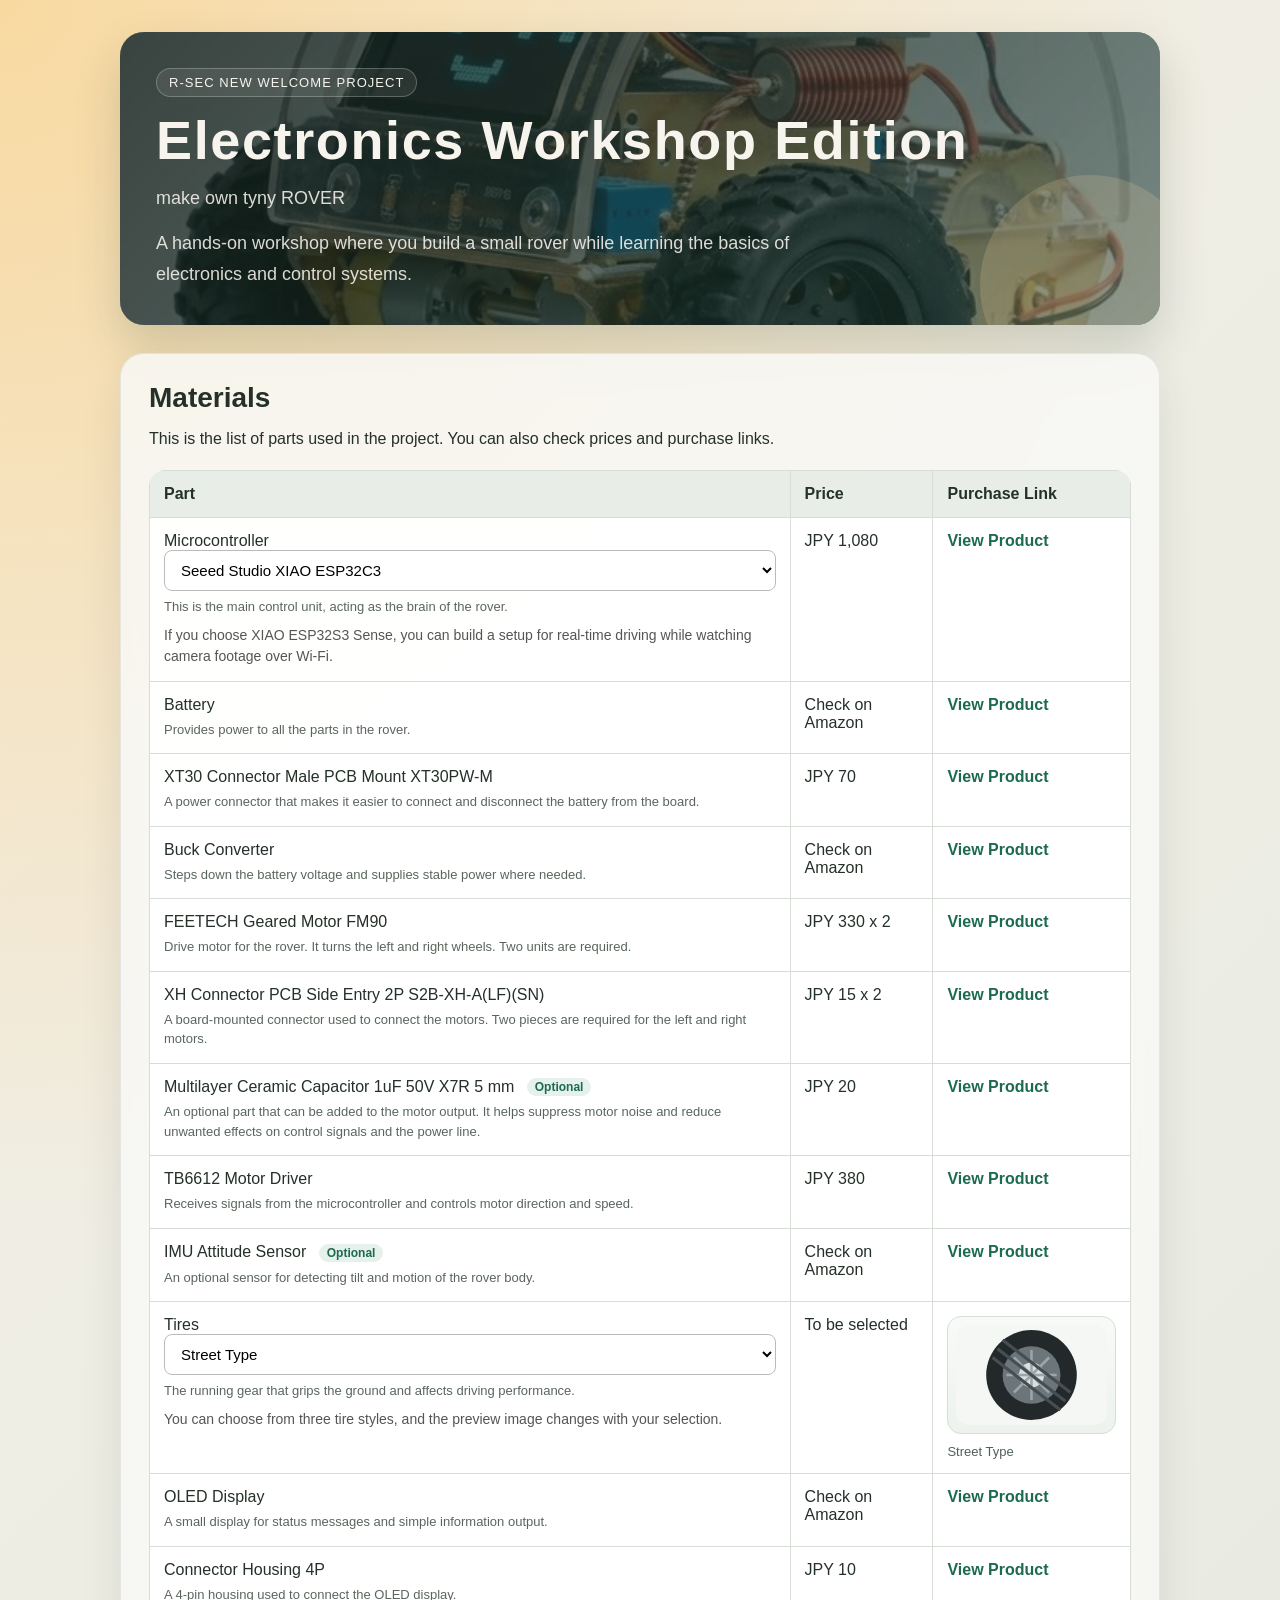
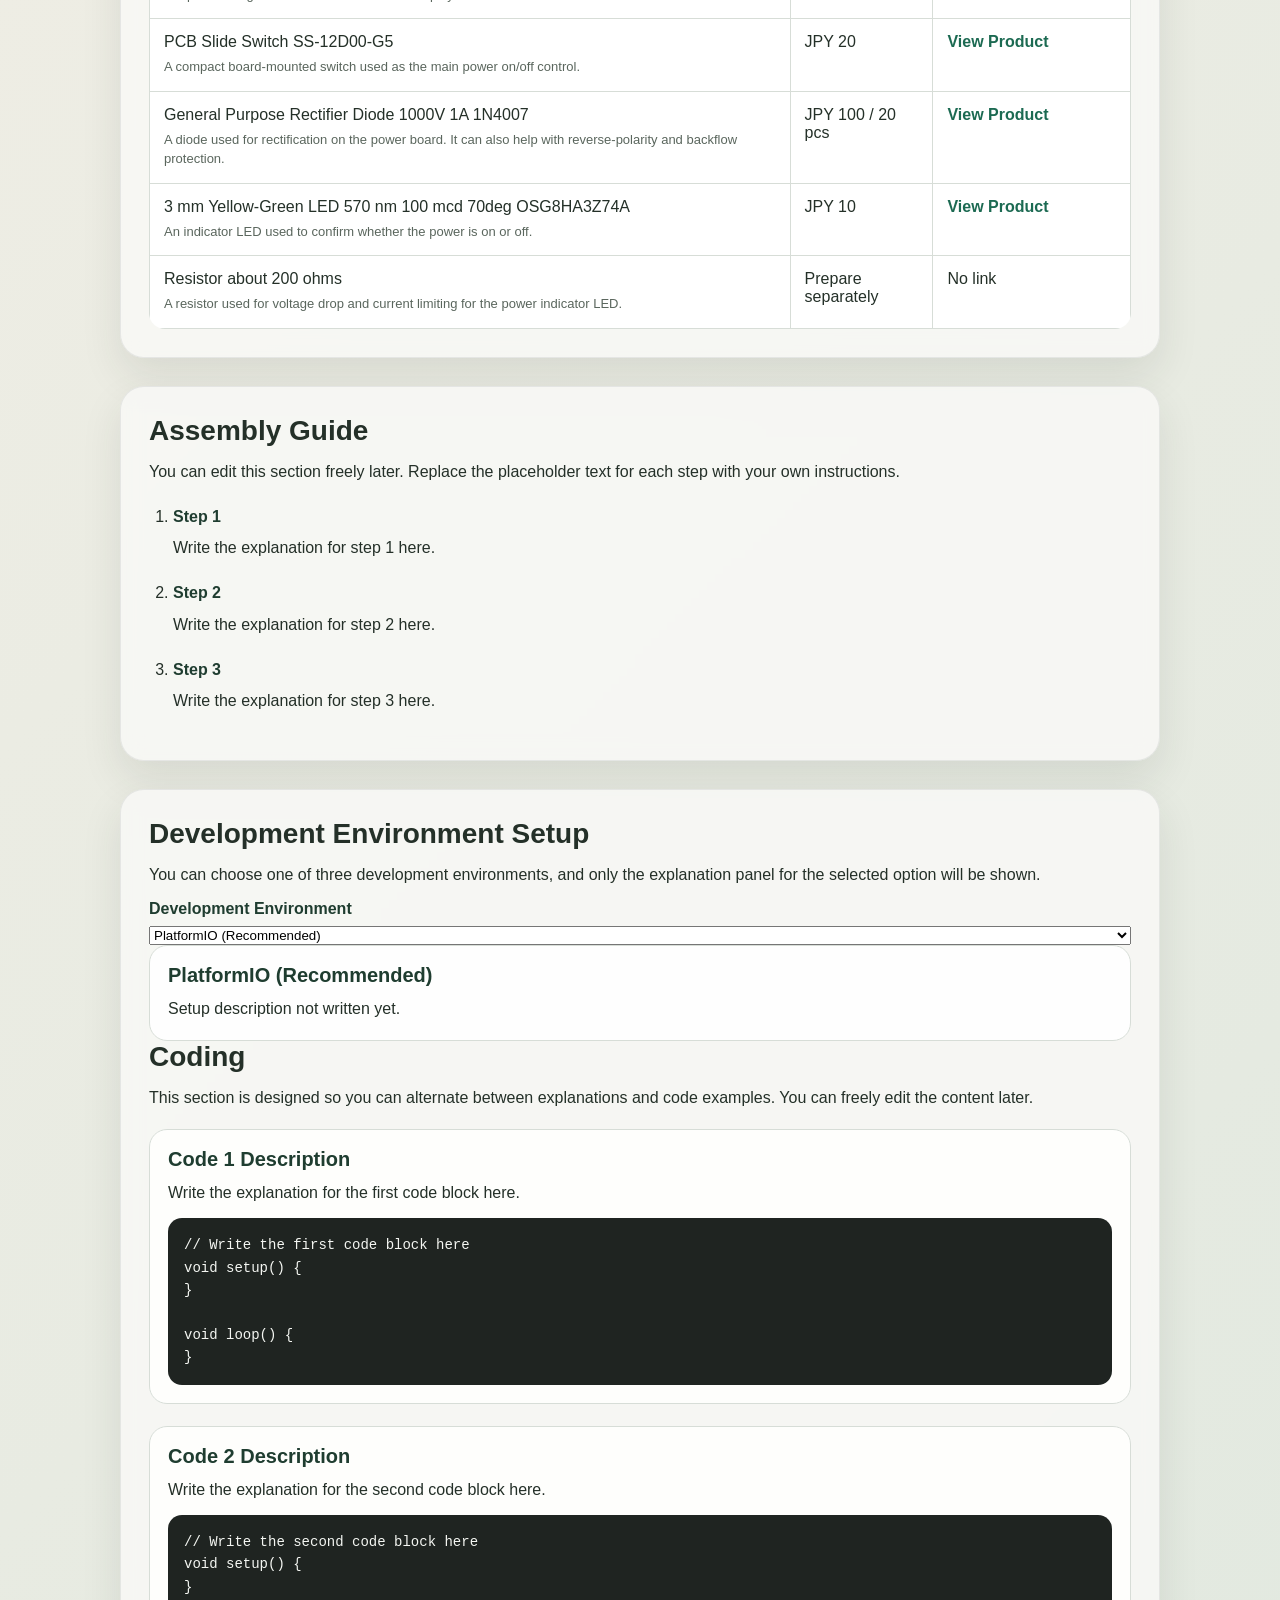
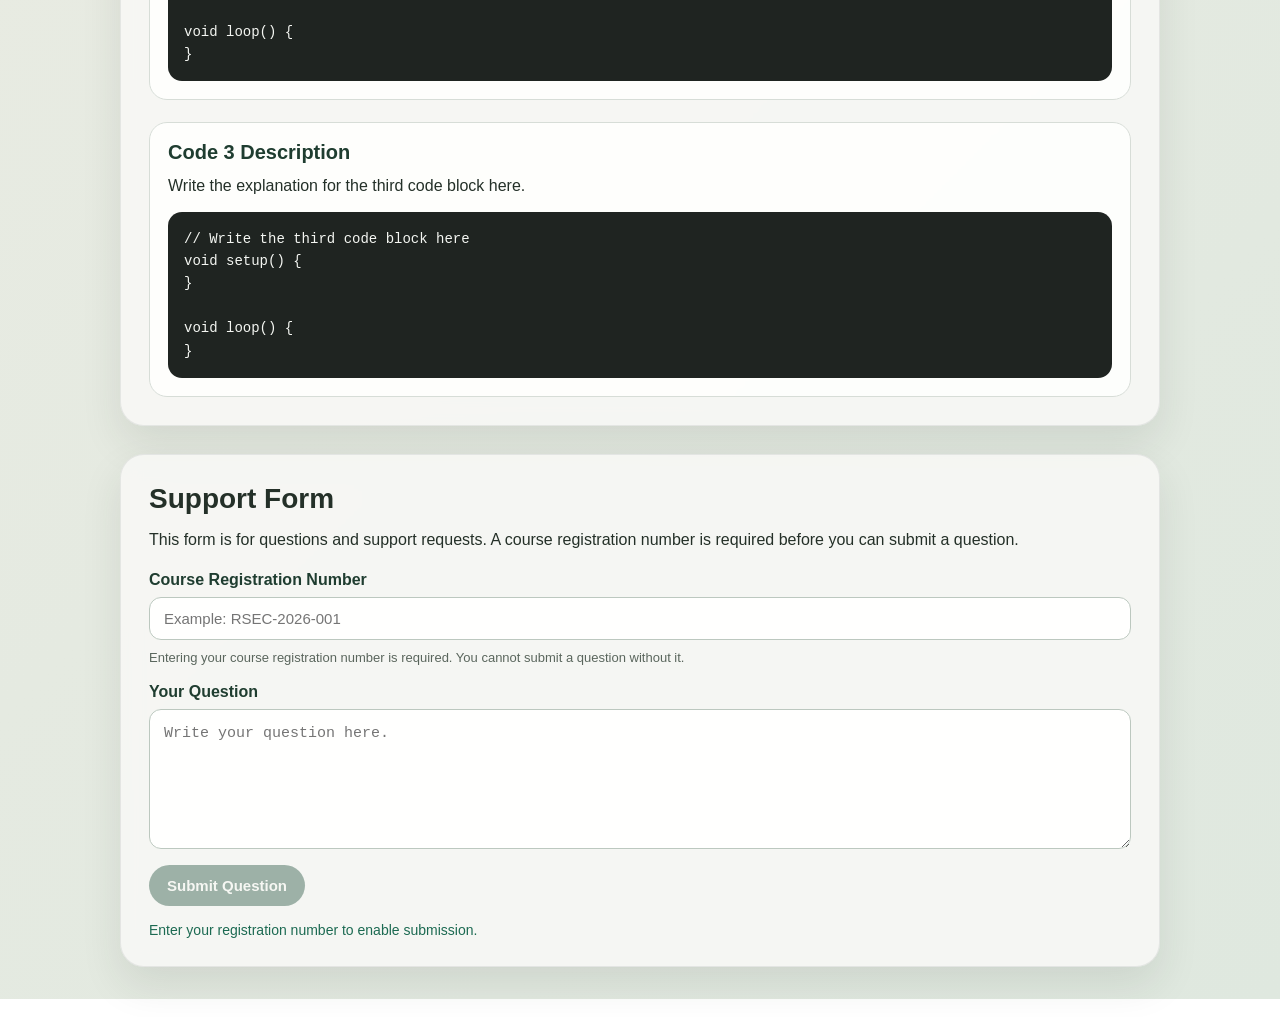
<file: index_en.html>
<!DOCTYPE html>
<html lang="en">
<head>
  <meta charset="UTF-8">
  <meta name="viewport" content="width=device-width, initial-scale=1.0">
  <title>Mini Rover Workshop</title>
  <style>
    body {
      margin: 0;
      padding: 32px;
      font-family: "Segoe UI", sans-serif;
      background:
        radial-gradient(circle at top left, #f8d9a0 0%, transparent 28%),
        linear-gradient(135deg, #f4efe6 0%, #dfe8df 100%);
      color: #243028;
      min-height: 100vh;
    }

    .page-shell {
      max-width: 1040px;
      margin: 0 auto;
    }

    .hero {
      margin-bottom: 28px;
      padding: 36px;
      border-radius: 24px;
      background: #1f3d30;
      color: #f7f4ee;
      box-shadow: 0 22px 45px rgba(31, 61, 48, 0.18);
      position: relative;
      overflow: hidden;
    }

    .hero::before {
      content: "";
      position: absolute;
      inset: 0;
      background:
        linear-gradient(135deg, rgba(17, 29, 24, 0.82), rgba(33, 62, 50, 0.58)),
        url("minirover.jpg") center center / cover no-repeat;
      transform: scale(1.03);
    }

    .hero::after {
      content: "";
      position: absolute;
      inset: auto -40px -70px auto;
      width: 220px;
      height: 220px;
      border-radius: 50%;
      background: rgba(248, 217, 160, 0.18);
    }

    .hero > * {
      position: relative;
      z-index: 1;
    }

    .hero-kicker {
      display: inline-block;
      margin-bottom: 14px;
      padding: 6px 12px;
      border: 1px solid rgba(255, 255, 255, 0.24);
      border-radius: 999px;
      font-size: 13px;
      letter-spacing: 0.08em;
      text-transform: uppercase;
      background: rgba(255, 255, 255, 0.08);
    }

    .hero h1 {
      margin: 0;
      font-size: clamp(34px, 5vw, 54px);
      line-height: 1.08;
      letter-spacing: 0.03em;
    }

    .hero p {
      margin: 14px 0 0;
      max-width: 700px;
      font-size: 18px;
      line-height: 1.7;
      color: rgba(247, 244, 238, 0.88);
    }

    #materials {
      margin: 0;
      padding: 28px;
      background: rgba(249, 249, 246, 0.86);
      border: 1px solid rgba(36, 48, 40, 0.08);
      border-radius: 24px;
      box-shadow: 0 18px 40px rgba(36, 48, 40, 0.1);
      backdrop-filter: blur(10px);
    }

    .content-card {
      margin-top: 28px;
      padding: 28px;
      background: rgba(249, 249, 246, 0.86);
      border: 1px solid rgba(36, 48, 40, 0.08);
      border-radius: 24px;
      box-shadow: 0 18px 40px rgba(36, 48, 40, 0.1);
      backdrop-filter: blur(10px);
    }

    #materials h2,
    .content-card h2 {
      margin: 0 0 10px;
      font-size: 28px;
    }

    .steps-list {
      margin: 22px 0 0;
      padding-left: 24px;
    }

    .steps-list li {
      margin-bottom: 18px;
      line-height: 1.7;
    }

    .step-title {
      display: block;
      margin-bottom: 4px;
      font-weight: 700;
      color: #1f3d30;
    }

    .coding-block {
      margin-top: 22px;
      padding: 18px;
      border: 1px solid #d7ddd7;
      border-radius: 18px;
      background: rgba(255, 255, 255, 0.78);
    }

    .coding-block h3 {
      margin: 0 0 8px;
      font-size: 20px;
      color: #1f3d30;
    }

    .coding-block p {
      margin: 0 0 12px;
      line-height: 1.7;
    }

    .coding-block pre {
      margin: 0;
      padding: 16px;
      overflow-x: auto;
      border-radius: 14px;
      background: #1f2421;
      color: #f4f6f2;
      font-size: 14px;
      line-height: 1.6;
    }

    .coding-block code {
      font-family: Consolas, "Courier New", monospace;
    }

    .setup-panel {
      padding: 18px;
      border: 1px solid #d7ddd7;
      border-radius: 18px;
      background: rgba(255, 255, 255, 0.82);
    }

    .setup-panel h3 {
      margin: 0 0 8px;
      font-size: 20px;
      color: #1f3d30;
    }

    .setup-panel p {
      margin: 0;
      line-height: 1.7;
    }

    .support-form {
      margin-top: 22px;
      display: grid;
      gap: 16px;
    }

    .form-row {
      display: grid;
      gap: 8px;
    }

    .form-row label {
      font-weight: 700;
      color: #1f3d30;
    }

    .support-form input,
    .support-form textarea {
      width: 100%;
      padding: 12px 14px;
      border: 1px solid #bcc8bf;
      border-radius: 12px;
      background: rgba(255, 255, 255, 0.92);
      font-size: 15px;
      box-sizing: border-box;
    }

    .support-form textarea {
      min-height: 140px;
      resize: vertical;
      line-height: 1.6;
    }

    .form-note {
      margin: 0;
      font-size: 13px;
      line-height: 1.5;
      color: #5a665d;
    }

    .support-submit {
      justify-self: start;
      padding: 12px 18px;
      border: none;
      border-radius: 999px;
      background: #1c6a52;
      color: #f6f7f3;
      font-size: 15px;
      font-weight: 700;
      cursor: pointer;
    }

    .support-submit:disabled {
      background: #9db1a7;
      cursor: not-allowed;
    }

    .support-status {
      margin: 0;
      font-size: 14px;
      color: #1c6a52;
    }

    #materials table {
      width: 100%;
      margin-top: 22px;
      border-collapse: collapse;
      background: rgba(255, 255, 255, 0.9);
      overflow: hidden;
      border-radius: 16px;
    }

    #materials th,
    #materials td {
      border: 1px solid #d7ddd7;
      padding: 14px;
      text-align: left;
      vertical-align: top;
    }

    #materials th {
      background-color: #e8eee7;
    }

    #materials a {
      color: #1c6a52;
      text-decoration: none;
      font-weight: 600;
    }

    #materials a:hover {
      text-decoration: underline;
    }

    #materials select {
      width: 100%;
      padding: 10px 12px;
      font-size: 15px;
      border: 1px solid #bbb;
      border-radius: 8px;
      background-color: #fff;
    }

    .microcontroller-note {
      margin: 8px 0 0;
      font-size: 14px;
      line-height: 1.5;
      color: #555;
    }

    .part-role {
      margin: 6px 0 0;
      font-size: 13px;
      line-height: 1.5;
      color: #5a665d;
    }

    .optional-badge {
      display: inline-block;
      margin-left: 8px;
      padding: 2px 8px;
      border-radius: 999px;
      background: #e6f1eb;
      color: #1c6a52;
      font-size: 12px;
      font-weight: 700;
      vertical-align: middle;
    }

    .tire-preview-wrap {
      display: grid;
      gap: 10px;
    }

    .tire-note {
      margin: 8px 0 0;
      font-size: 14px;
      line-height: 1.5;
      color: #555;
    }

    .tire-preview {
      width: 100%;
      max-width: 220px;
      border: 1px solid #d7ddd7;
      border-radius: 14px;
      background: linear-gradient(180deg, #f8faf8 0%, #edf2ed 100%);
      padding: 8px;
      box-sizing: border-box;
    }

    .tire-caption {
      margin: 0;
      font-size: 13px;
      color: #516056;
    }

    @media (max-width: 720px) {
      body {
        padding: 18px;
      }

      .hero,
      #materials,
      .content-card {
        padding: 22px;
      }

      .hero p {
        font-size: 16px;
      }

      #materials table,
      #materials thead,
      #materials tbody,
      #materials tr,
      #materials th,
      #materials td {
        display: block;
      }

      #materials thead {
        display: none;
      }

      #materials tr {
        margin-bottom: 14px;
        border: 1px solid #d7ddd7;
        border-radius: 14px;
        overflow: hidden;
      }

      #materials td {
        border: none;
        border-bottom: 1px solid #d7ddd7;
      }

      #materials td:last-child {
        border-bottom: none;
      }
    }
  </style>
</head>
<body>
  <div class="page-shell">
    <header class="hero">
      <span class="hero-kicker">R-sec New Welcome Project</span>
      <h1>Electronics Workshop Edition</h1>
      <p>make own tyny ROVER</p>
      <p>A hands-on workshop where you build a small rover while learning the basics of electronics and control systems.</p>
    </header>

    <section id="materials">
      <h2>Materials</h2>
      <p>This is the list of parts used in the project. You can also check prices and purchase links.</p>

      <table>
        <thead>
          <tr>
            <th>Part</th>
            <th>Price</th>
            <th>Purchase Link</th>
          </tr>
        </thead>
        <tbody>
          <tr>
            <td>
              <label for="microcontroller">Microcontroller</label><br>
              <select id="microcontroller" name="microcontroller">
                <option value="xiao-esp32c3" data-price="JPY 1,080" data-url="https://akizukidenshi.com/catalog/g/g117454/">Seeed Studio XIAO ESP32C3</option>
                <option value="xiao-esp32s3" data-price="JPY 1,480" data-url="https://akizukidenshi.com/catalog/g/g118078/">Seeed Studio XIAO ESP32S3</option>
                <option value="xiao-esp32s3-sense" data-price="JPY 2,660" data-url="https://akizukidenshi.com/catalog/g/g118079/">Seeed Studio XIAO ESP32S3 Sense</option>
              </select>
              <p class="part-role">This is the main control unit, acting as the brain of the rover.</p>
              <p class="microcontroller-note">If you choose XIAO ESP32S3 Sense, you can build a setup for real-time driving while watching camera footage over Wi-Fi.</p>
            </td>
            <td id="microcontroller-price">JPY 1,080</td>
            <td><a id="microcontroller-link" href="https://akizukidenshi.com/catalog/g/g117454/" target="_blank">View Product</a></td>
          </tr>
          <tr>
            <td>
              Battery
              <p class="part-role">Provides power to all the parts in the rover.</p>
            </td>
            <td>Check on Amazon</td>
            <td><a href="https://www.amazon.co.jp/mah%E3%80%81SM%E3%83%97%E3%83%A9%E3%82%B0%E3%83%AA%E3%83%81%E3%82%A6%E3%83%A0%E9%9B%BB%E6%B1%A0%E4%BB%98%E3%81%8D%E3%80%811%E3%81%BE%E3%81%9F%E3%81%AF3%E5%85%85%E9%9B%BB%E3%82%B1%E3%83%BC%E3%83%96%E3%83%AB%E4%BB%98%E3%81%8D%E3%80%81WPL-RC%E3%83%88%E3%83%A9%E3%83%83%E3%82%AF%E9%83%A8%E5%93%81Anstoy-1085-1086-1087%E3%82%B2%E3%83%AB%E3%83%9C%E3%83%BC%E3%83%AB%E3%83%96%E3%83%A9%E3%82%B9%E3%83%88%E6%A9%9F%E3%83%AA%E3%83%81%E3%82%A6%E3%83%A0%E9%9B%BB%E6%B1%A0%E3%81%AB%E9%81%A9%E7%94%A8/dp/B0BMWY3JNQ/ref=pd_sbs_d_sccl_1_6/357-3891162-9885607?pd_rd_w=BPUjm&content-id=amzn1.sym.d9975236-2c6f-40f8-8a79-8a86a96a4ad2&pf_rd_p=d9975236-2c6f-40f8-8a79-8a86a96a4ad2&pf_rd_r=AE9H8X5SZTYPAJTP7W2C&pd_rd_wg=DxDlx&pd_rd_r=9b9209b5-fa27-4bd0-9273-3115cc8a4798&pd_rd_i=B0BMWY3JNQ&psc=1" target="_blank">View Product</a></td>
          </tr>
          <tr>
            <td>
              XT30 Connector Male PCB Mount XT30PW-M
              <p class="part-role">A power connector that makes it easier to connect and disconnect the battery from the board.</p>
            </td>
            <td>JPY 70</td>
            <td><a href="https://akizukidenshi.com/catalog/g/g117949/" target="_blank">View Product</a></td>
          </tr>
          <tr>
            <td>
              Buck Converter
              <p class="part-role">Steps down the battery voltage and supplies stable power where needed.</p>
            </td>
            <td>Check on Amazon</td>
            <td><a href="https://www.amazon.co.jp/DROK-%E9%99%8D%E5%9C%A7%E3%82%B3%E3%83%B3%E3%83%90%E3%83%BC%E3%82%BF%E3%83%BC-%E3%83%9F%E3%83%8B%E9%9B%BB%E5%9C%A7%E3%83%AC%E3%82%AE%E3%83%A5%E3%83%AC%E3%83%BC%E3%82%BF%E3%83%BC%E3%83%9C%E3%83%BC%E3%83%89-%E5%9B%BA%E5%AE%9A%E3%81%A8%E8%AA%BF%E6%95%B4%E5%8F%AF%E8%83%BD%E5%87%BA%E5%8A%9B%E9%9B%BB%E5%9C%A7%E5%A4%89%E5%9C%A7%E5%99%A8-%E9%9B%BB%E6%BA%90%E3%82%B9%E3%82%BF%E3%83%93%E3%83%A9%E3%82%A4%E3%82%B6%E3%83%BC%E3%83%A2%E3%82%B8%E3%83%A5%E3%83%BC%E3%83%AB/dp/B0BB6RL227/ref=sr_1_8?__mk_ja_JP=%E3%82%AB%E3%82%BF%E3%82%AB%E3%83%8A&crid=12CP7LO6PXJKW&dib=eyJ2IjoiMSJ9.[base64].EfdV6uO74gF5L-LqzYN_V059UjIrQDve90Qn5zb22rI&dib_tag=se&keywords=5V%2B%E3%82%B3%E3%83%B3%E3%83%90%E3%83%BC%E3%82%BF%E3%83%BC&qid=1774194060&s=electronics&sprefix=5v%2B%E3%82%B3%E3%83%B3%E3%83%90%E3%83%BC%E3%82%BF%E3%83%BC%2Celectronics%2C192&sr=1-8&ufe=app_do%3Aamzn1.fos.d8e7ee72-073f-4b97-8ec0-59c18d6dfebe&th=1" target="_blank">View Product</a></td>
          </tr>
          <tr>
            <td>
              FEETECH Geared Motor FM90
              <p class="part-role">Drive motor for the rover. It turns the left and right wheels. Two units are required.</p>
            </td>
            <td>JPY 330 x 2</td>
            <td><a href="https://akizukidenshi.com/catalog/g/g114801/" target="_blank">View Product</a></td>
          </tr>
          <tr>
            <td>
              XH Connector PCB Side Entry 2P S2B-XH-A(LF)(SN)
              <p class="part-role">A board-mounted connector used to connect the motors. Two pieces are required for the left and right motors.</p>
            </td>
            <td>JPY 15 x 2</td>
            <td><a href="https://akizukidenshi.com/catalog/g/g112262/" target="_blank">View Product</a></td>
          </tr>
          <tr>
            <td>
              Multilayer Ceramic Capacitor 1uF 50V X7R 5 mm <span class="optional-badge">Optional</span>
              <p class="part-role">An optional part that can be added to the motor output. It helps suppress motor noise and reduce unwanted effects on control signals and the power line.</p>
            </td>
            <td>JPY 20</td>
            <td><a href="https://akizukidenshi.com/catalog/g/g108150/" target="_blank">View Product</a></td>
          </tr>
          <tr>
            <td>
              TB6612 Motor Driver
              <p class="part-role">Receives signals from the microcontroller and controls motor direction and speed.</p>
            </td>
            <td>JPY 380</td>
            <td><a href="https://akizukidenshi.com/catalog/g/g116947/" target="_blank">View Product</a></td>
          </tr>
          <tr>
            <td>
              IMU Attitude Sensor <span class="optional-badge">Optional</span>
              <p class="part-role">An optional sensor for detecting tilt and motion of the rover body.</p>
            </td>
            <td>Check on Amazon</td>
            <td><a href="https://www.amazon.co.jp/ps61003-MPU-6050-%E4%BD%BF%E7%94%A8-%EF%BC%93%E8%BB%B8%E3%82%B8%E3%83%A3%E3%82%A4%E3%83%AD%E3%82%B9%E3%82%B3%E3%83%BC%E3%83%97%E3%83%BB%EF%BC%93%E8%BB%B8%E5%8A%A0%E9%80%9F%E5%BA%A6%E3%82%BB%E3%83%B3%E3%82%B5%E3%83%BC-%E3%83%A2%E3%82%B8%E3%83%A5%E3%83%BC%E3%83%AB/dp/B008BOPN40/ref=sr_1_6?dib=eyJ2IjoiMSJ9.[base64].jnXN91fDz8Im5RFf-tqaqUs8SK47sNe9CrBrO1na3AE&dib_tag=se&keywords=MPU9250&qid=1774196724&sr=8-6&ufe=app_do%3Aamzn1.fos.d8e7ee72-073f-4b97-8ec0-59c18d6dfebe" target="_blank">View Product</a></td>
          </tr>
          <tr>
            <td>
              <label for="tire-select">Tires</label><br>
              <select id="tire-select" name="tire-select">
                <option value="street" data-price="To be selected">Street Type</option>
                <option value="block" data-price="To be selected">Block Tire</option>
                <option value="slick" data-price="To be selected">Slick Tire</option>
              </select>
              <p class="part-role">The running gear that grips the ground and affects driving performance.</p>
              <p class="tire-note">You can choose from three tire styles, and the preview image changes with your selection.</p>
            </td>
            <td id="tire-price">To be selected</td>
            <td>
              <div class="tire-preview-wrap">
                <img id="tire-preview" class="tire-preview" alt="Street type tire preview">
                <p id="tire-caption" class="tire-caption">Street Type</p>
              </div>
            </td>
          </tr>
          <tr>
            <td>
              OLED Display
              <p class="part-role">A small display for status messages and simple information output.</p>
            </td>
            <td>Check on Amazon</td>
            <td><a href="https://www.amazon.co.jp/YUWENW-OLED%E3%83%87%E3%82%A3%E3%82%B9%E3%83%97%E3%83%AC%E3%82%A4-0-96%E3%82%A4%E3%83%B3%E3%83%81-OLED%E3%83%A2%E3%82%B8%E3%83%A5%E3%83%BC%E3%83%AB-Arduino%E3%81%AB%E5%AF%BE%E5%BF%9C/dp/B0DJ7B8P48/ref=sr_1_1_sspa?dib=eyJ2IjoiMSJ9.[base64].jibN0opIddprUIzjujLC0W5rNTNKnsfkjYgTXEVtScI&dib_tag=se&keywords=OLED&qid=1774194203&sr=8-1-spons&ufe=app_do%3Aamzn1.fos.d8e7ee72-073f-4b97-8ec0-59c18d6dfebe&sp_csd=d2lkZ2V0TmFtZT1zcF9hdGY&th=1" target="_blank">View Product</a></td>
          </tr>
          <tr>
            <td>
              Connector Housing 4P
              <p class="part-role">A 4-pin housing used to connect the OLED display.</p>
            </td>
            <td>JPY 10</td>
            <td><a href="https://akizukidenshi.com/catalog/g/g112153/" target="_blank">View Product</a></td>
          </tr>
          <tr>
            <td>
              PCB Slide Switch SS-12D00-G5
              <p class="part-role">A compact board-mounted switch used as the main power on/off control.</p>
            </td>
            <td>JPY 20</td>
            <td><a href="https://akizukidenshi.com/catalog/g/g108790/" target="_blank">View Product</a></td>
          </tr>
          <tr>
            <td>
              General Purpose Rectifier Diode 1000V 1A 1N4007
              <p class="part-role">A diode used for rectification on the power board. It can also help with reverse-polarity and backflow protection.</p>
            </td>
            <td>JPY 100 / 20 pcs</td>
            <td><a href="https://akizukidenshi.com/catalog/g/g100934/" target="_blank">View Product</a></td>
          </tr>
          <tr>
            <td>
              3 mm Yellow-Green LED 570 nm 100 mcd 70deg OSG8HA3Z74A
              <p class="part-role">An indicator LED used to confirm whether the power is on or off.</p>
            </td>
            <td>JPY 10</td>
            <td><a href="https://akizukidenshi.com/catalog/g/g111637/" target="_blank">View Product</a></td>
          </tr>
          <tr>
            <td>
              Resistor about 200 ohms
              <p class="part-role">A resistor used for voltage drop and current limiting for the power indicator LED.</p>
            </td>
            <td>Prepare separately</td>
            <td>No link</td>
          </tr>
        </tbody>
      </table>
    </section>

    <section class="content-card" id="assembly">
      <h2>Assembly Guide</h2>
      <p>You can edit this section freely later. Replace the placeholder text for each step with your own instructions.</p>
      <ol class="steps-list">
        <li>
          <span class="step-title">Step 1</span>
          Write the explanation for step 1 here.
        </li>
        <li>
          <span class="step-title">Step 2</span>
          Write the explanation for step 2 here.
        </li>
        <li>
          <span class="step-title">Step 3</span>
          Write the explanation for step 3 here.
        </li>
      </ol>
    </section>

    <section class="content-card" id="coding">
      <h2>Development Environment Setup</h2>
      <p>You can choose one of three development environments, and only the explanation panel for the selected option will be shown.</p>

      <div class="design-selector">
        <div class="form-row">
          <label for="environment-select">Development Environment</label>
          <select id="environment-select" name="environment-select">
            <option value="platformio">PlatformIO (Recommended)</option>
            <option value="arduino">Arduino IDE</option>
            <option value="micropython">MicroPython</option>
          </select>
        </div>

        <div class="setup-panel">
          <h3 id="environment-title">PlatformIO (Recommended)</h3>
          <p id="environment-description">Setup description not written yet.</p>
        </div>
      </div>

      <h2>Coding</h2>
      <p>This section is designed so you can alternate between explanations and code examples. You can freely edit the content later.</p>

      <div class="coding-block">
        <h3>Code 1 Description</h3>
        <p>Write the explanation for the first code block here.</p>
        <pre><code>// Write the first code block here
void setup() {
}

void loop() {
}</code></pre>
      </div>

      <div class="coding-block">
        <h3>Code 2 Description</h3>
        <p>Write the explanation for the second code block here.</p>
        <pre><code>// Write the second code block here
void setup() {
}

void loop() {
}</code></pre>
      </div>

      <div class="coding-block">
        <h3>Code 3 Description</h3>
        <p>Write the explanation for the third code block here.</p>
        <pre><code>// Write the third code block here
void setup() {
}

void loop() {
}</code></pre>
      </div>
    </section>

    <section class="content-card" id="support">
      <h2>Support Form</h2>
      <p>This form is for questions and support requests. A course registration number is required before you can submit a question.</p>

      <form class="support-form" id="support-form">
        <div class="form-row">
          <label for="registration-number">Course Registration Number</label>
          <input id="registration-number" name="registration-number" type="text" placeholder="Example: RSEC-2026-001" required>
          <p class="form-note">Entering your course registration number is required. You cannot submit a question without it.</p>
        </div>

        <div class="form-row">
          <label for="support-question">Your Question</label>
          <textarea id="support-question" name="support-question" placeholder="Write your question here." required></textarea>
        </div>

        <button class="support-submit" id="support-submit" type="submit" disabled>Submit Question</button>
        <p class="support-status" id="support-status">Enter your registration number to enable submission.</p>
      </form>
    </section>
  </div>

  <script>
    const microcontrollerSelect = document.getElementById("microcontroller");
    const microcontrollerPrice = document.getElementById("microcontroller-price");
    const microcontrollerLink = document.getElementById("microcontroller-link");
    const tireSelect = document.getElementById("tire-select");
    const tirePrice = document.getElementById("tire-price");
    const tirePreview = document.getElementById("tire-preview");
    const tireCaption = document.getElementById("tire-caption");
    const environmentSelect = document.getElementById("environment-select");
    const environmentTitle = document.getElementById("environment-title");
    const environmentDescription = document.getElementById("environment-description");
    const registrationNumberInput = document.getElementById("registration-number");
    const supportForm = document.getElementById("support-form");
    const supportSubmit = document.getElementById("support-submit");
    const supportStatus = document.getElementById("support-status");

    const tireImages = {
      street: "data:image/svg+xml;utf8,<svg xmlns='http://www.w3.org/2000/svg' viewBox='0 0 240 160'><rect width='240' height='160' rx='20' fill='%23f4f7f4'/><ellipse cx='120' cy='80' rx='72' ry='72' fill='%2323282b'/><ellipse cx='120' cy='80' rx='46' ry='46' fill='%236c767a'/><ellipse cx='120' cy='80' rx='20' ry='20' fill='%23d8dfdc'/><g stroke='%239ba5aa' stroke-width='4'><line x1='120' y1='40' x2='120' y2='120'/><line x1='80' y1='80' x2='160' y2='80'/><line x1='92' y1='52' x2='148' y2='108'/><line x1='148' y1='52' x2='92' y2='108'/></g><g stroke='%23454e52' stroke-width='5'><line x1='66' y1='38' x2='174' y2='122'/><line x1='58' y1='52' x2='166' y2='136'/><line x1='74' y1='24' x2='182' y2='108'/></g></svg>",
      block: "data:image/svg+xml;utf8,<svg xmlns='http://www.w3.org/2000/svg' viewBox='0 0 240 160'><rect width='240' height='160' rx='20' fill='%23f4f7f4'/><ellipse cx='120' cy='80' rx='72' ry='72' fill='%2323282b'/><ellipse cx='120' cy='80' rx='44' ry='44' fill='%23626d72'/><ellipse cx='120' cy='80' rx='18' ry='18' fill='%23d8dfdc'/><g fill='%23464f53'><rect x='52' y='24' width='20' height='18' rx='4'/><rect x='86' y='12' width='20' height='18' rx='4'/><rect x='120' y='8' width='20' height='18' rx='4'/><rect x='154' y='12' width='20' height='18' rx='4'/><rect x='174' y='34' width='18' height='20' rx='4'/><rect x='182' y='68' width='18' height='20' rx='4'/><rect x='174' y='102' width='18' height='20' rx='4'/><rect x='154' y='124' width='20' height='18' rx='4'/><rect x='120' y='134' width='20' height='18' rx='4'/><rect x='86' y='124' width='20' height='18' rx='4'/><rect x='52' y='102' width='18' height='20' rx='4'/><rect x='40' y='68' width='18' height='20' rx='4'/><rect x='52' y='34' width='18' height='20' rx='4'/></g></svg>",
      slick: "data:image/svg+xml;utf8,<svg xmlns='http://www.w3.org/2000/svg' viewBox='0 0 240 160'><rect width='240' height='160' rx='20' fill='%23f4f7f4'/><ellipse cx='120' cy='80' rx='72' ry='72' fill='%231f2326'/><ellipse cx='120' cy='80' rx='48' ry='48' fill='%23687175'/><ellipse cx='120' cy='80' rx='22' ry='22' fill='%23dbe1de'/><g stroke='%239aa3a7' stroke-width='4'><line x1='120' y1='34' x2='120' y2='126'/><line x1='74' y1='80' x2='166' y2='80'/><line x1='89' y1='49' x2='151' y2='111'/><line x1='151' y1='49' x2='89' y2='111'/></g><circle cx='120' cy='80' r='65' fill='none' stroke='%23343b3f' stroke-width='4'/></svg>"
    };

    const environmentOptions = {
      platformio: {
        title: "PlatformIO (Recommended)",
        description: "Setup description not written yet."
      },
      arduino: {
        title: "Arduino IDE",
        description: "Setup description not written yet."
      },
      micropython: {
        title: "MicroPython",
        description: "Setup description not written yet."
      }
    };

    microcontrollerSelect.addEventListener("change", () => {
      const selectedOption = microcontrollerSelect.options[microcontrollerSelect.selectedIndex];
      microcontrollerPrice.textContent = selectedOption.dataset.price;
      microcontrollerLink.href = selectedOption.dataset.url;
    });

    const updateTirePreview = () => {
      const selectedOption = tireSelect.options[tireSelect.selectedIndex];
      tirePrice.textContent = selectedOption.dataset.price;
      tirePreview.src = tireImages[selectedOption.value];
      tirePreview.alt = selectedOption.text + " tire preview";
      tireCaption.textContent = selectedOption.text;
    };

    const updateEnvironmentPreview = () => {
      const selectedEnvironment = environmentOptions[environmentSelect.value];
      environmentTitle.textContent = selectedEnvironment.title;
      environmentDescription.textContent = selectedEnvironment.description;
    };

    updateTirePreview();
    tireSelect.addEventListener("change", updateTirePreview);
    updateEnvironmentPreview();
    environmentSelect.addEventListener("change", updateEnvironmentPreview);

    const updateSupportState = () => {
      const hasRegistrationNumber = registrationNumberInput.value.trim().length > 0;
      supportSubmit.disabled = !hasRegistrationNumber;
      supportStatus.textContent = hasRegistrationNumber
        ? "Registration number confirmed. You can now submit your question."
        : "Enter your registration number to enable submission.";
    };

    registrationNumberInput.addEventListener("input", updateSupportState);
    updateSupportState();

    supportForm.addEventListener("submit", (event) => {
      event.preventDefault();

      if (registrationNumberInput.value.trim().length === 0) {
        supportStatus.textContent = "Please enter your registration number before submitting a question.";
        registrationNumberInput.focus();
        return;
      }

      supportStatus.textContent = "Form content checked. The actual submission destination can be set later.";
    });
  </script>
</body>
</html>
</file>
